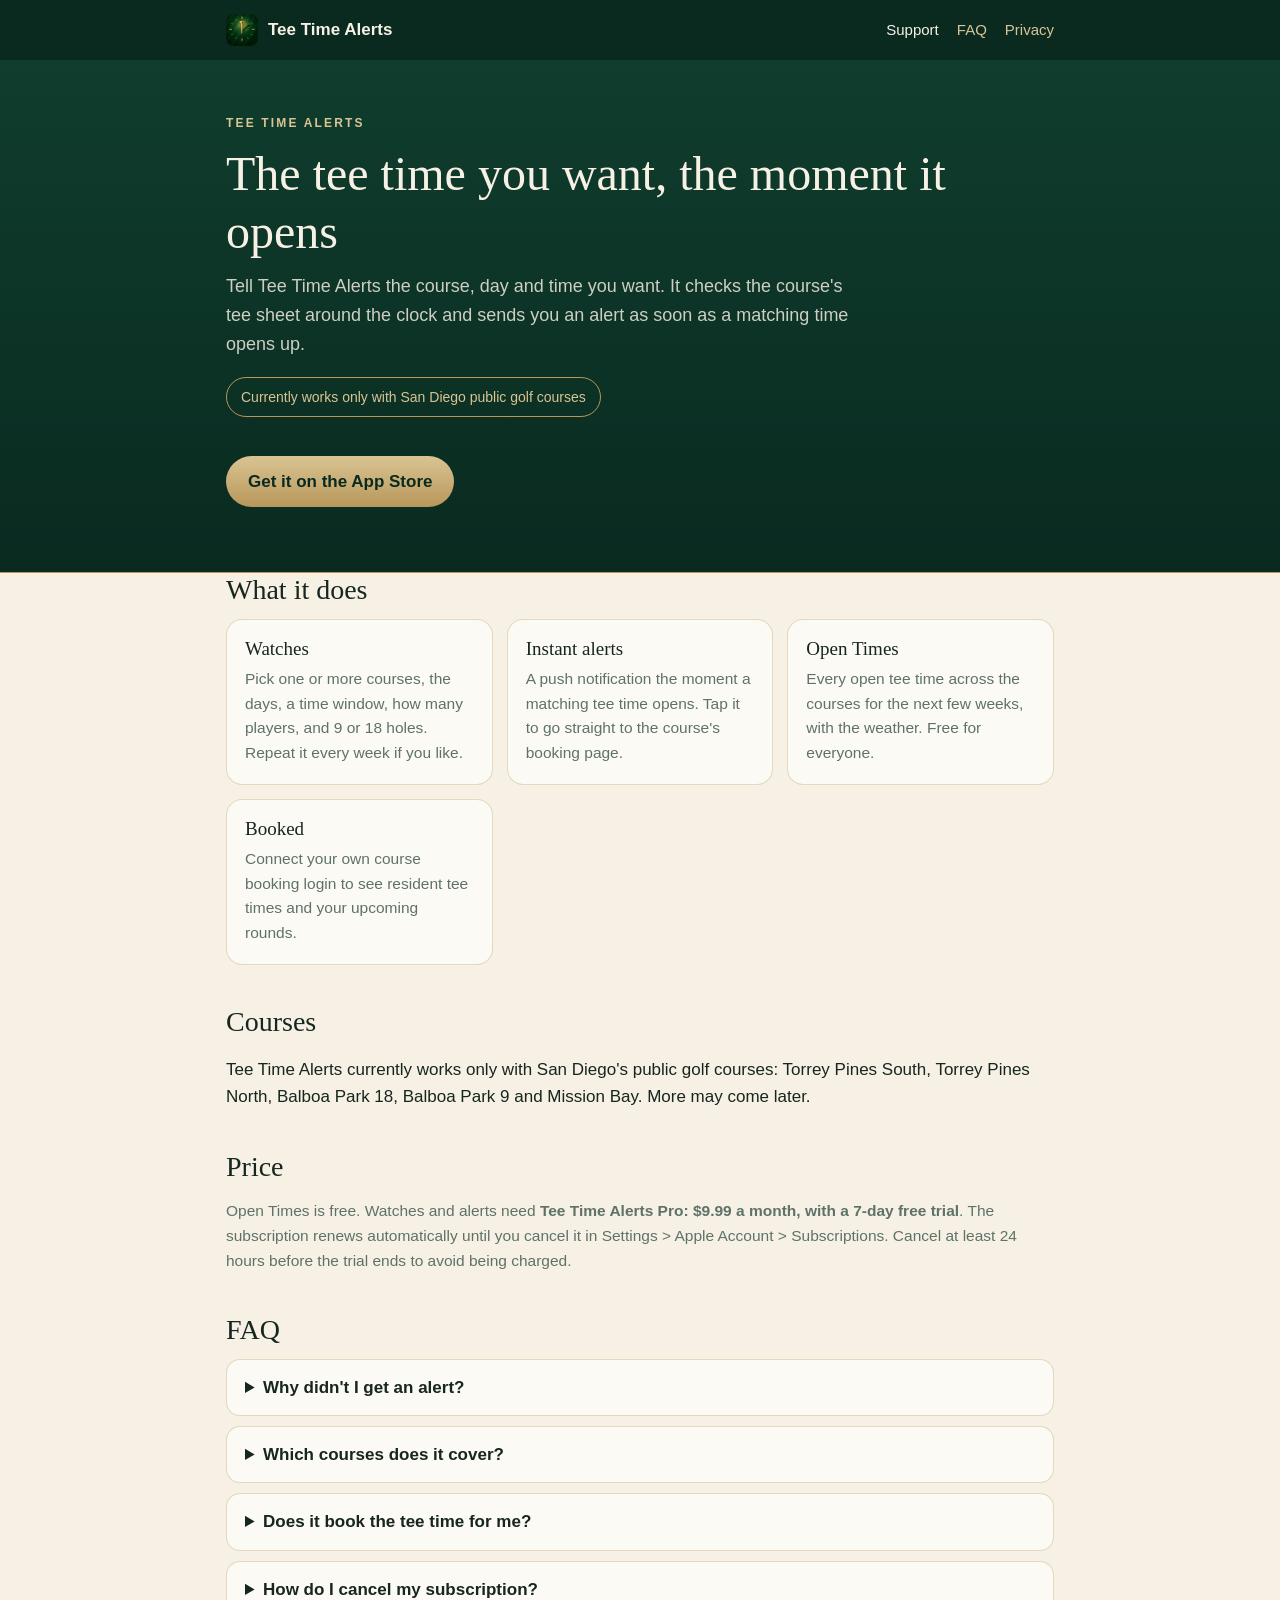
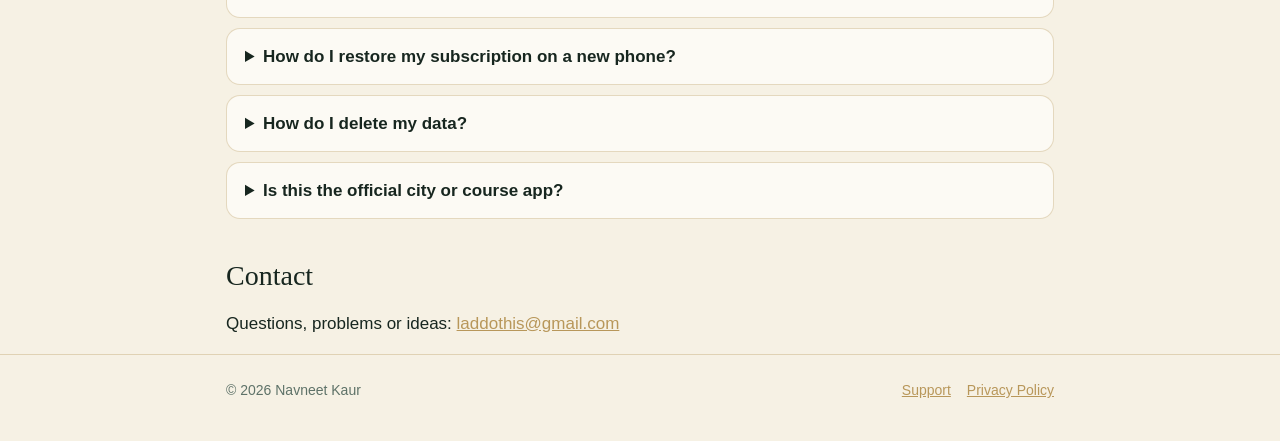
<file: index.html>
<!doctype html>
<html lang="en">
<head>
<meta charset="utf-8">
<meta name="viewport" content="width=device-width, initial-scale=1">
<title>Tee Time Alerts: San Diego Golf Tee Time Alerts for iPhone</title>
<meta name="description" content="Tee Time Alerts watches San Diego's public golf courses and alerts you the moment a tee time you want opens up.">
<meta name="theme-color" content="#0A2A20">
<link rel="stylesheet" href="style.css">
<link rel="icon" href="icon.png">
<link rel="apple-touch-icon" href="icon.png">
<meta name="apple-itunes-app" content="app-id=6828256355">
</head>
<body>
<header class="topbar">
  <div class="topbar-in">
    <a class="brand" href="./"><img src="icon.png" alt=""><span>Tee Time Alerts</span></a>
    <nav class="nav" aria-label="Site">
      <a href="./" aria-current="page">Support</a>
      <a href="#faq">FAQ</a>
      <a href="privacy.html">Privacy</a>
    </nav>
  </div>
</header>

<section class="hero">
  <div class="hero-in">
    <span class="eyebrow">Tee Time Alerts</span>
    <h1>The tee time you want, the moment it opens</h1>
    <p class="lead">Tell Tee Time Alerts the course, day and time you want. It checks the course's tee sheet around the clock and sends you an alert as soon as a matching time opens up.</p>
    <span class="notice">Currently works only with San Diego public golf courses</span>
    <p><a class="btn" href="https://apps.apple.com/us/app/apple-store/id6828256355?pt=128557981&amp;ct=site-home&amp;mt=8">Get it on the App Store</a></p>
  </div>
</section>

<main class="wrap">
  <section>
    <h2>What it does</h2>
    <div class="grid">
      <div class="card"><h3>Watches</h3><p>Pick one or more courses, the days, a time window, how many players, and 9 or 18 holes. Repeat it every week if you like.</p></div>
      <div class="card"><h3>Instant alerts</h3><p>A push notification the moment a matching tee time opens. Tap it to go straight to the course's booking page.</p></div>
      <div class="card"><h3>Open Times</h3><p>Every open tee time across the courses for the next few weeks, with the weather. Free for everyone.</p></div>
      <div class="card"><h3>Booked</h3><p>Connect your own course booking login to see resident tee times and your upcoming rounds.</p></div>
    </div>
  </section>

  <section>
    <h2>Courses</h2>
    <p>Tee Time Alerts currently works only with San Diego's public golf courses: Torrey Pines South, Torrey Pines North, Balboa Park 18, Balboa Park 9 and Mission Bay. More may come later.</p>
  </section>

  <section>
    <h2>Price</h2>
    <p class="price">Open Times is free. Watches and alerts need <strong>Tee Time Alerts Pro: $9.99 a month, with a 7-day free trial</strong>. The subscription renews automatically until you cancel it in Settings &gt; Apple Account &gt; Subscriptions. Cancel at least 24 hours before the trial ends to avoid being charged.</p>
  </section>

  <section id="faq">
    <h2>FAQ</h2>
    <details><summary>Why didn't I get an alert?</summary>
      <p>Check that notifications are on for Tee Alerts (Settings &gt; Notifications), and send yourself a test from the app's Settings. Alerts come only for times inside your watch's window, for the number of players you chose, while your subscription or free trial is active. Popular times can be booked within seconds of opening, so tap the alert right away.</p></details>
    <details><summary>Which courses does it cover?</summary>
      <p>Only San Diego's public golf courses for now: Torrey Pines South and North, Balboa Park 18 and 9, and Mission Bay.</p></details>
    <details><summary>Does it book the tee time for me?</summary>
      <p>No. Tapping Book opens the course's own booking page at that tee time, and you finish booking there.</p></details>
    <details><summary>How do I cancel my subscription?</summary>
      <p>On your iPhone, open Settings &gt; Apple Account &gt; Subscriptions &gt; Tee Time Alerts Pro. You can also open it from the app's Settings with Manage Subscription.</p></details>
    <details><summary>How do I restore my subscription on a new phone?</summary>
      <p>Open Settings in the app and tap Restore Purchases, signed in with the same Apple Account.</p></details>
    <details><summary>How do I delete my data?</summary>
      <p>Deleting a watch removes it from our server, and removing a booking login in Settings deletes that login. To delete everything, email us and we'll erase it. See the <a href="privacy.html">Privacy Policy</a>.</p></details>
    <details><summary>Is this the official city or course app?</summary>
      <p>No. Tee Time Alerts is independent and isn't affiliated with the City of San Diego, the golf courses, or their booking provider.</p></details>
  </section>

  <section id="contact">
    <h2>Contact</h2>
    <p>Questions, problems or ideas: <span class="email"><noscript>laddothis at gmail dot com</noscript></span></p>
  </section>
</main>

<footer class="site-footer">
  <div class="footer-in">
    <span>© 2026 Navneet Kaur</span>
    <nav aria-label="Footer"><a href="./">Support</a><a href="privacy.html">Privacy Policy</a></nav>
  </div>
</footer>
<script src="site.js"></script>
</body>
</html>
</file>
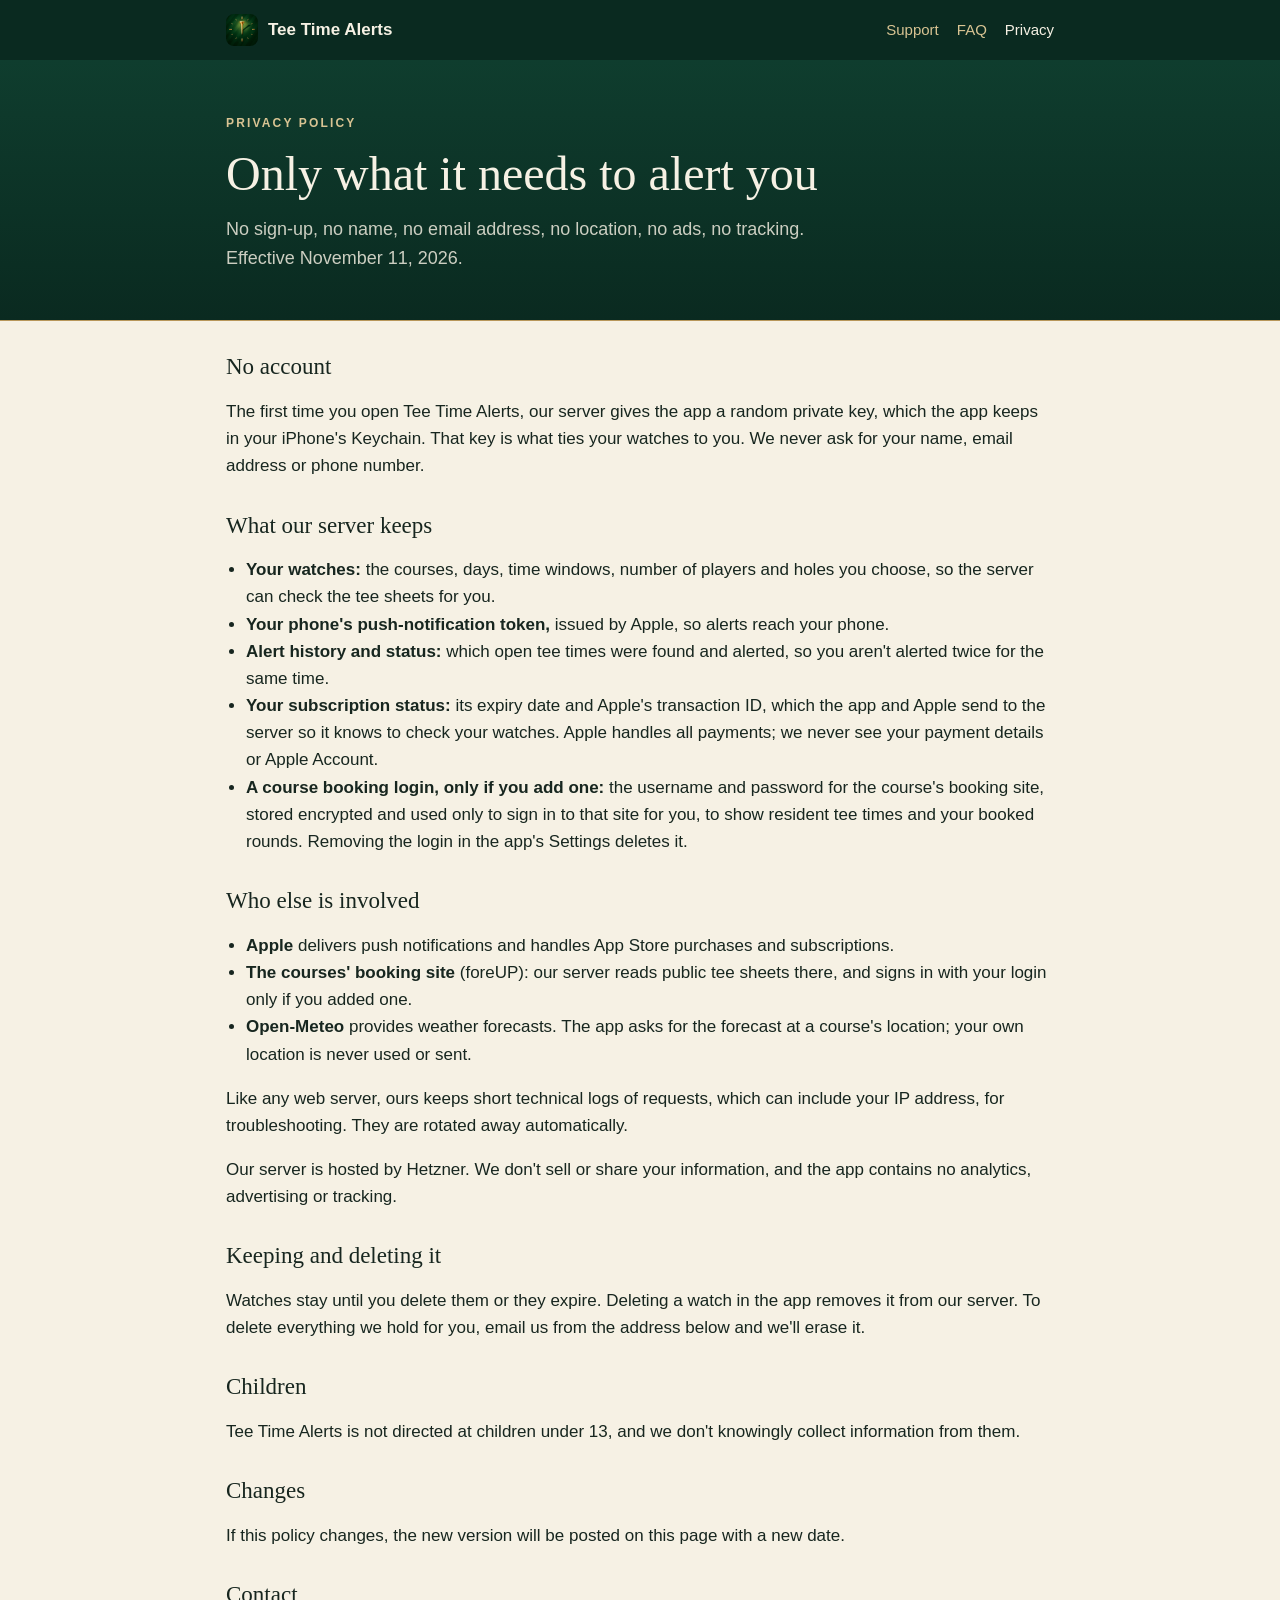
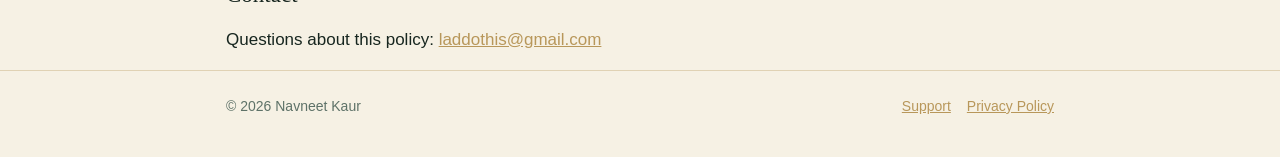
<file: privacy.html>
<!doctype html>
<html lang="en">
<head>
<meta charset="utf-8">
<meta name="viewport" content="width=device-width, initial-scale=1">
<title>Tee Time Alerts · Privacy Policy</title>
<meta name="description" content="What Tee Time Alerts keeps, why, and how to delete it.">
<meta name="theme-color" content="#0A2A20">
<link rel="stylesheet" href="style.css">
<link rel="icon" href="icon.png">
<link rel="apple-touch-icon" href="icon.png">
</head>
<body>
<header class="topbar">
  <div class="topbar-in">
    <a class="brand" href="./"><img src="icon.png" alt=""><span>Tee Time Alerts</span></a>
    <nav class="nav" aria-label="Site">
      <a href="./">Support</a>
      <a href="./#faq">FAQ</a>
      <a href="privacy.html" aria-current="page">Privacy</a>
    </nav>
  </div>
</header>

<section class="hero">
  <div class="hero-in">
    <span class="eyebrow">Privacy Policy</span>
    <h1>Only what it needs to alert you</h1>
    <p class="lead">No sign-up, no name, no email address, no location, no ads, no tracking. Effective November 11, 2026.</p>
  </div>
</section>

<main class="wrap doc">
  <h2>No account</h2>
  <p>The first time you open Tee Time Alerts, our server gives the app a random private key, which the app keeps in your iPhone's Keychain. That key is what ties your watches to you. We never ask for your name, email address or phone number.</p>

  <h2>What our server keeps</h2>
  <ul>
    <li><strong>Your watches:</strong> the courses, days, time windows, number of players and holes you choose, so the server can check the tee sheets for you.</li>
    <li><strong>Your phone's push-notification token,</strong> issued by Apple, so alerts reach your phone.</li>
    <li><strong>Alert history and status:</strong> which open tee times were found and alerted, so you aren't alerted twice for the same time.</li>
    <li><strong>Your subscription status:</strong> its expiry date and Apple's transaction ID, which the app and Apple send to the server so it knows to check your watches. Apple handles all payments; we never see your payment details or Apple Account.</li>
    <li><strong>A course booking login, only if you add one:</strong> the username and password for the course's booking site, stored encrypted and used only to sign in to that site for you, to show resident tee times and your booked rounds. Removing the login in the app's Settings deletes it.</li>
  </ul>

  <h2>Who else is involved</h2>
  <ul>
    <li><strong>Apple</strong> delivers push notifications and handles App Store purchases and subscriptions.</li>
    <li><strong>The courses' booking site</strong> (foreUP): our server reads public tee sheets there, and signs in with your login only if you added one.</li>
    <li><strong>Open-Meteo</strong> provides weather forecasts. The app asks for the forecast at a course's location; your own location is never used or sent.</li>
  </ul>
  <p>Like any web server, ours keeps short technical logs of requests, which can include your IP address, for troubleshooting. They are rotated away automatically.</p>
  <p>Our server is hosted by Hetzner. We don't sell or share your information, and the app contains no analytics, advertising or tracking.</p>

  <h2>Keeping and deleting it</h2>
  <p>Watches stay until you delete them or they expire. Deleting a watch in the app removes it from our server. To delete everything we hold for you, email us from the address below and we'll erase it.</p>

  <h2>Children</h2>
  <p>Tee Time Alerts is not directed at children under 13, and we don't knowingly collect information from them.</p>

  <h2>Changes</h2>
  <p>If this policy changes, the new version will be posted on this page with a new date.</p>

  <h2>Contact</h2>
  <p>Questions about this policy: <span class="email"><noscript>laddothis at gmail dot com</noscript></span></p>
</main>

<footer class="site-footer">
  <div class="footer-in">
    <span>© 2026 Navneet Kaur</span>
    <nav aria-label="Footer"><a href="./">Support</a><a href="privacy.html">Privacy Policy</a></nav>
  </div>
</footer>
<script src="site.js"></script>
</body>
</html>
</file>
<file: style.css>
:root {
  --fairway: #0F3D2E; --fairway-deep: #0A2A20; --gold: #B8975A; --gold-soft: #D9C493;
  --bg: #F6F1E4; --card: #FCFAF4; --ink: #17261F; --moss: #5E7268; --line: rgba(184,151,90,.35);
}
@media (prefers-color-scheme: dark) {
  :root { --bg: #0B1F18; --card: #12302A; --ink: #F3EDDD; --moss: #A3B5AA; }
}
* { box-sizing: border-box; }
html { -webkit-text-size-adjust: 100%; }
body { margin: 0; background: var(--bg); color: var(--ink);
  font: 17px/1.6 -apple-system, BlinkMacSystemFont, "Segoe UI", Roboto, Helvetica, Arial, sans-serif; }
a { color: var(--gold); }
h1, h2, h3 { font-family: "New York", "Iowan Old Style", Georgia, serif; font-weight: 500; line-height: 1.2; }
.topbar { background: var(--fairway-deep); }
.topbar-in, .wrap, .hero-in, .footer-in { max-width: 860px; margin: 0 auto; padding: 0 16px; }
.topbar-in { display: flex; align-items: center; justify-content: space-between; gap: 12px; min-height: 60px; flex-wrap: wrap; }
.brand { display: flex; align-items: center; gap: 10px; color: #F6F1E4; text-decoration: none; font-weight: 600; }
.brand img { width: 32px; height: 32px; border-radius: 8px; }
.nav { display: flex; gap: 18px; flex-wrap: wrap; }
.nav a { color: var(--gold-soft); text-decoration: none; font-size: 15px; }
.nav a[aria-current="page"] { color: #F6F1E4; }
.hero { background: linear-gradient(180deg, var(--fairway) 0%, var(--fairway-deep) 100%); color: #F6F1E4;
  border-bottom: 1px solid var(--gold); }
.hero-in { padding-top: 48px; padding-bottom: 48px; }
.eyebrow { text-transform: uppercase; letter-spacing: .18em; font-size: 12px; font-weight: 600; color: var(--gold-soft); }
.hero h1 { font-size: clamp(32px, 7vw, 48px); margin: 10px 0 12px; }
.lead { font-size: 18px; color: rgba(246,241,228,.82); max-width: 640px; margin: 0; }
.notice { display: inline-block; margin-top: 18px; padding: 8px 14px; border: 1px solid var(--gold); border-radius: 999px;
  font-size: 14px; color: var(--gold-soft); }
.btn { display: inline-block; margin-top: 22px; padding: 12px 22px; border-radius: 999px; font-weight: 600;
  text-decoration: none; background: linear-gradient(180deg, var(--gold-soft), var(--gold)); color: var(--fairway-deep); }
main { padding: 36px 0 56px; }
section + section { margin-top: 40px; }
h2 { font-size: 28px; margin: 0 0 12px; }
.grid { display: grid; grid-template-columns: repeat(auto-fit, minmax(230px, 1fr)); gap: 14px; }
.card { background: var(--card); border: 1px solid var(--line); border-radius: 16px; padding: 18px; }
.card h3 { margin: 0 0 6px; font-size: 19px; }
.card p { margin: 0; color: var(--moss); font-size: 15.5px; }
.price { font-size: 15.5px; color: var(--moss); }
details { background: var(--card); border: 1px solid var(--line); border-radius: 14px; padding: 14px 18px; margin-bottom: 10px; }
summary { cursor: pointer; font-weight: 600; }
details p { color: var(--moss); margin: 10px 0 0; }
.doc h2 { font-size: 23px; margin-top: 32px; }
.doc p, .doc li { color: var(--ink); }
.doc ul { padding-left: 20px; }
.muted { color: var(--moss); }
.site-footer { border-top: 1px solid var(--line); padding: 24px 0 40px; font-size: 14px; color: var(--moss); }
.footer-in { display: flex; justify-content: space-between; gap: 12px; flex-wrap: wrap; }
.footer-in nav { display: flex; gap: 16px; }
</file>
